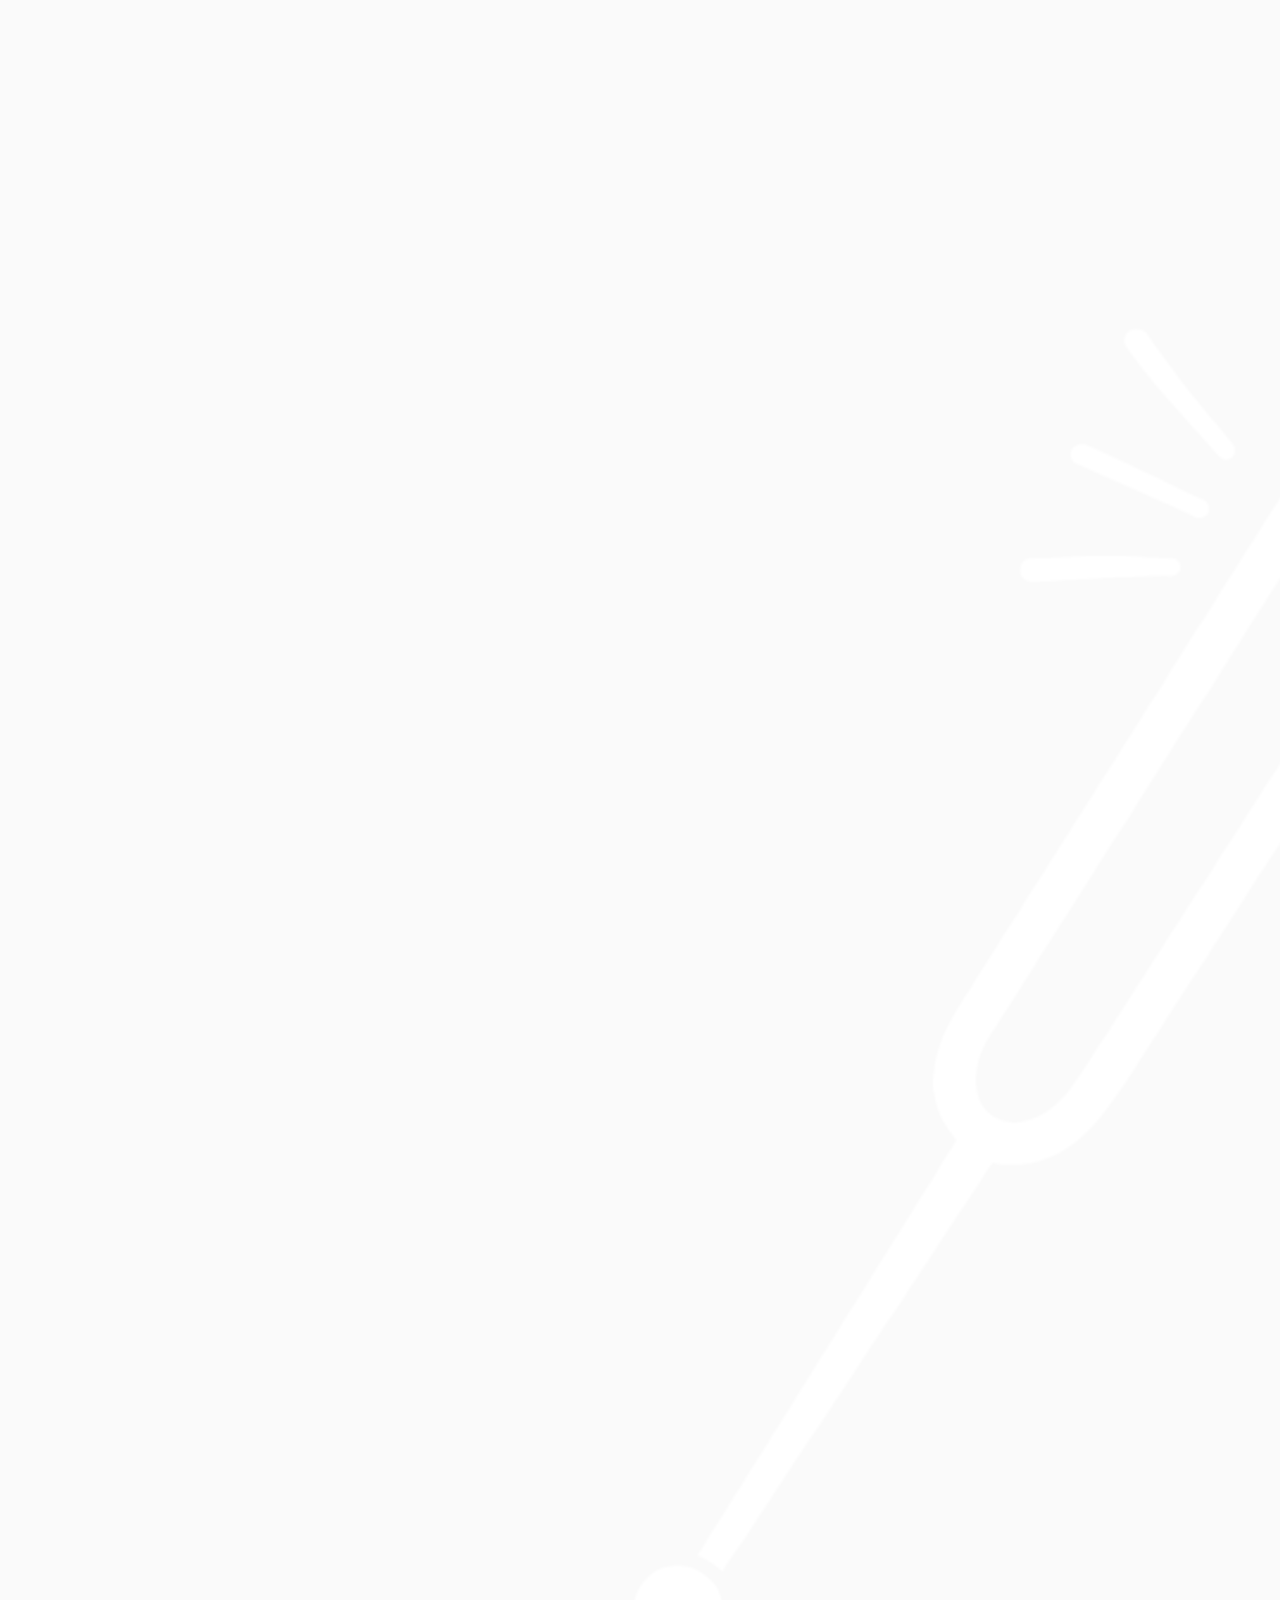
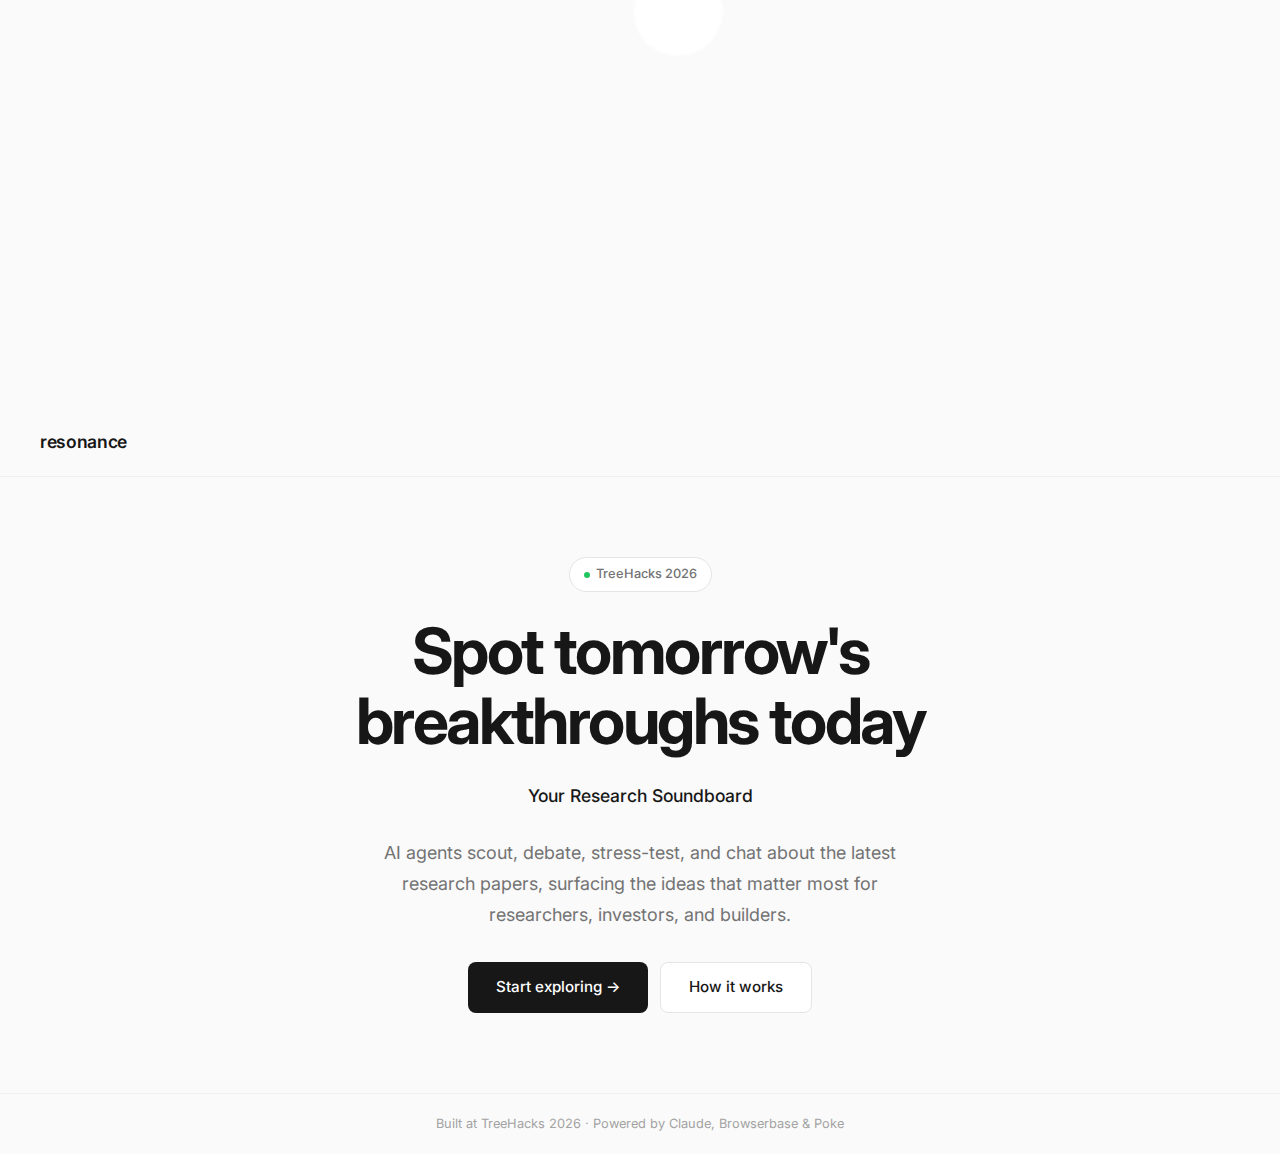
<file: frontend/index.html>
<!DOCTYPE html>
<html lang="en">
<head>
  <meta charset="UTF-8" />
  <meta name="viewport" content="width=device-width, initial-scale=1.0" />
  <title>Resonance — Your Research Soundboard</title>
  <link rel="icon" type="image/png" href="papermint_logo.png" />
  <link rel="stylesheet" href="styles.css" />
  <script src="theme.js"></script>
</head>
<body>
  <div class="landing">
    <!-- Nav -->
    <nav class="landing-nav">
      <div class="landing-logo"><img src="papermint_logo.png" alt="" class="logo-icon" /> resonance</div>
      <div class="landing-nav-links">
        <a href="login.html" class="btn btn-ghost">Log in</a>
        <a href="login.html#signup" class="btn btn-primary">Get started</a>
      </div>
    </nav>

    <!-- Hero -->
    <main class="landing-hero fade-in">
      <div class="landing-badge">
        <span class="dot"></span>
        TreeHacks 2026
      </div>

      <h1>Spot tomorrow's breakthroughs&nbsp;today</h1>
      <p class="landing-subtitle" style="font-size:1.1rem; color:var(--accent); font-weight:500; margin-bottom:4px;">Your Research Soundboard</p>

      <p>
        AI agents scout, debate, stress-test, and chat about the latest research papers, surfacing the ideas that matter most for researchers, investors, and builders.
      </p>

      <div class="landing-cta">
        <a href="login.html#signup" class="btn btn-primary">Start exploring →</a>
        <a href="how-it-works.html" class="btn btn-outline">How it works</a>
      </div>
    </main>

    <!-- Footer -->
    <footer class="landing-footer">
      Built at TreeHacks 2026 · Powered by Claude, Browserbase &amp; Poke
    </footer>
  </div>
</body>
</html>
</file>
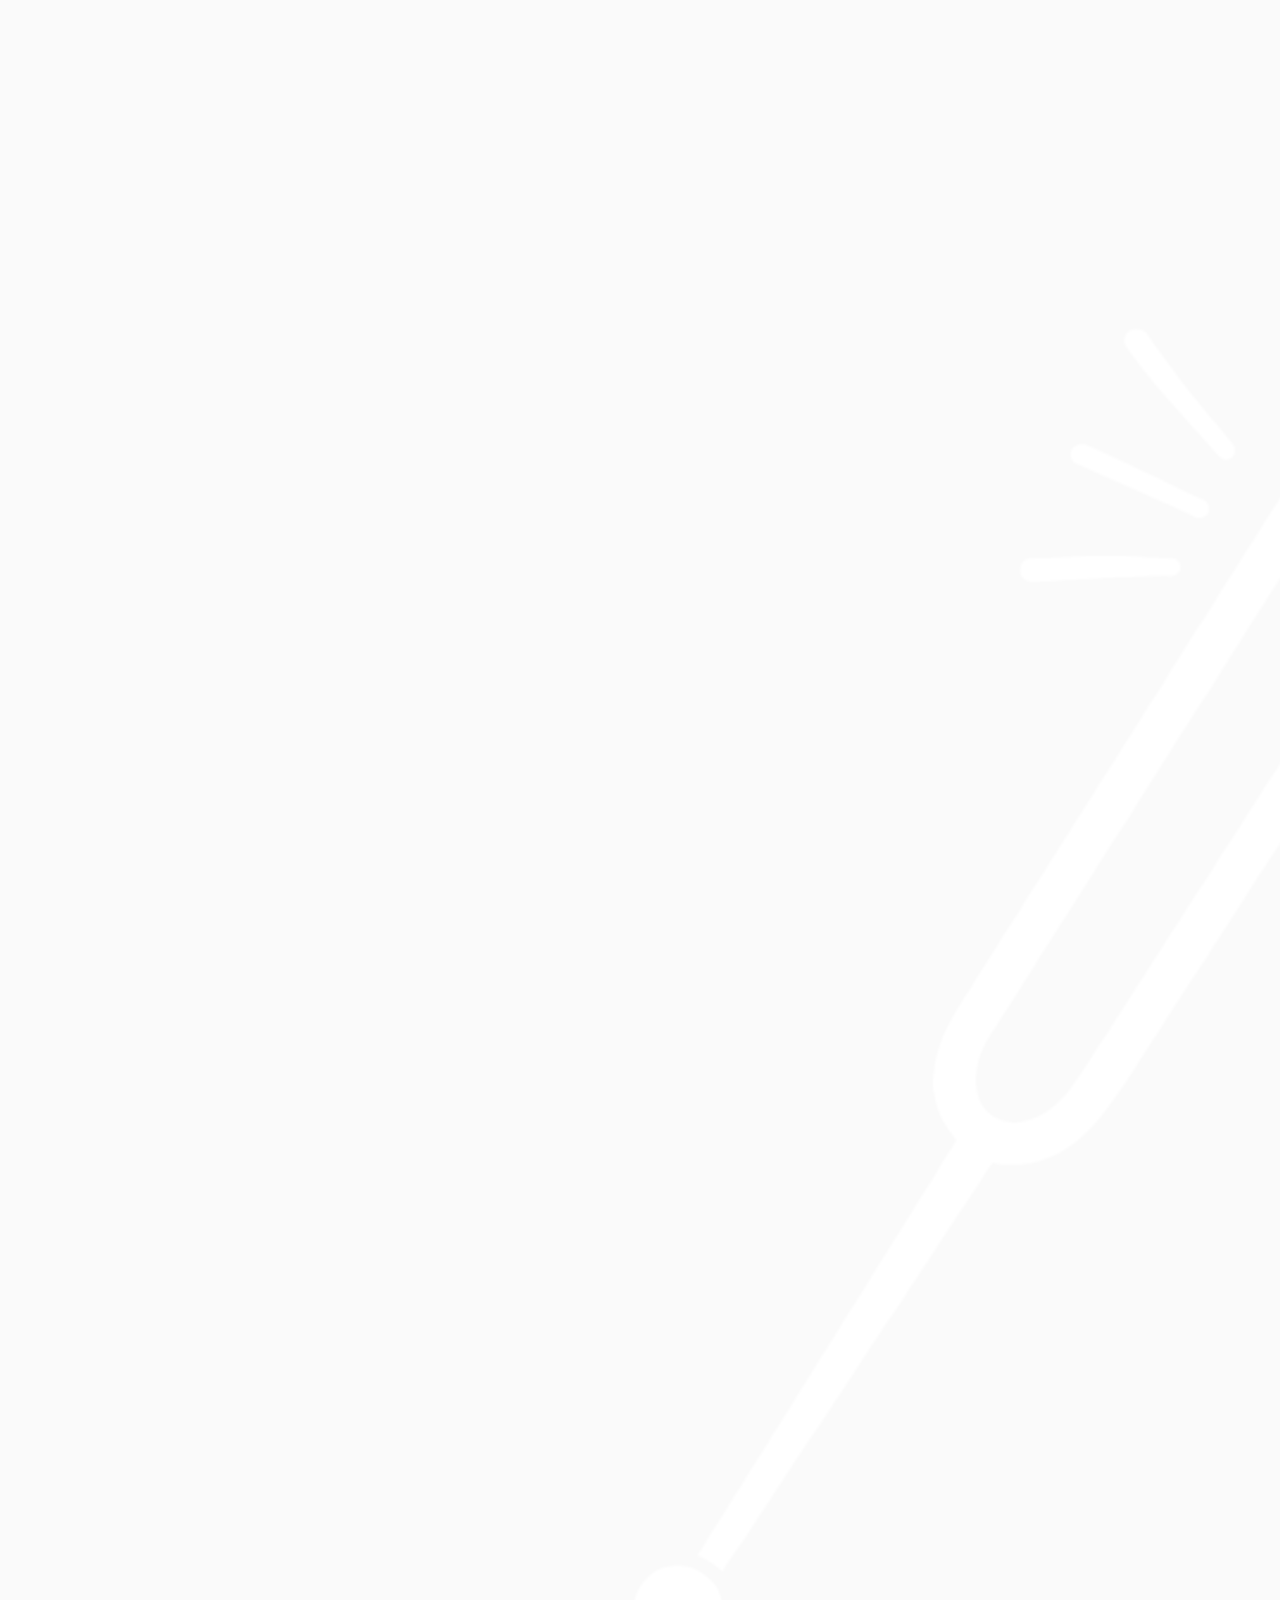
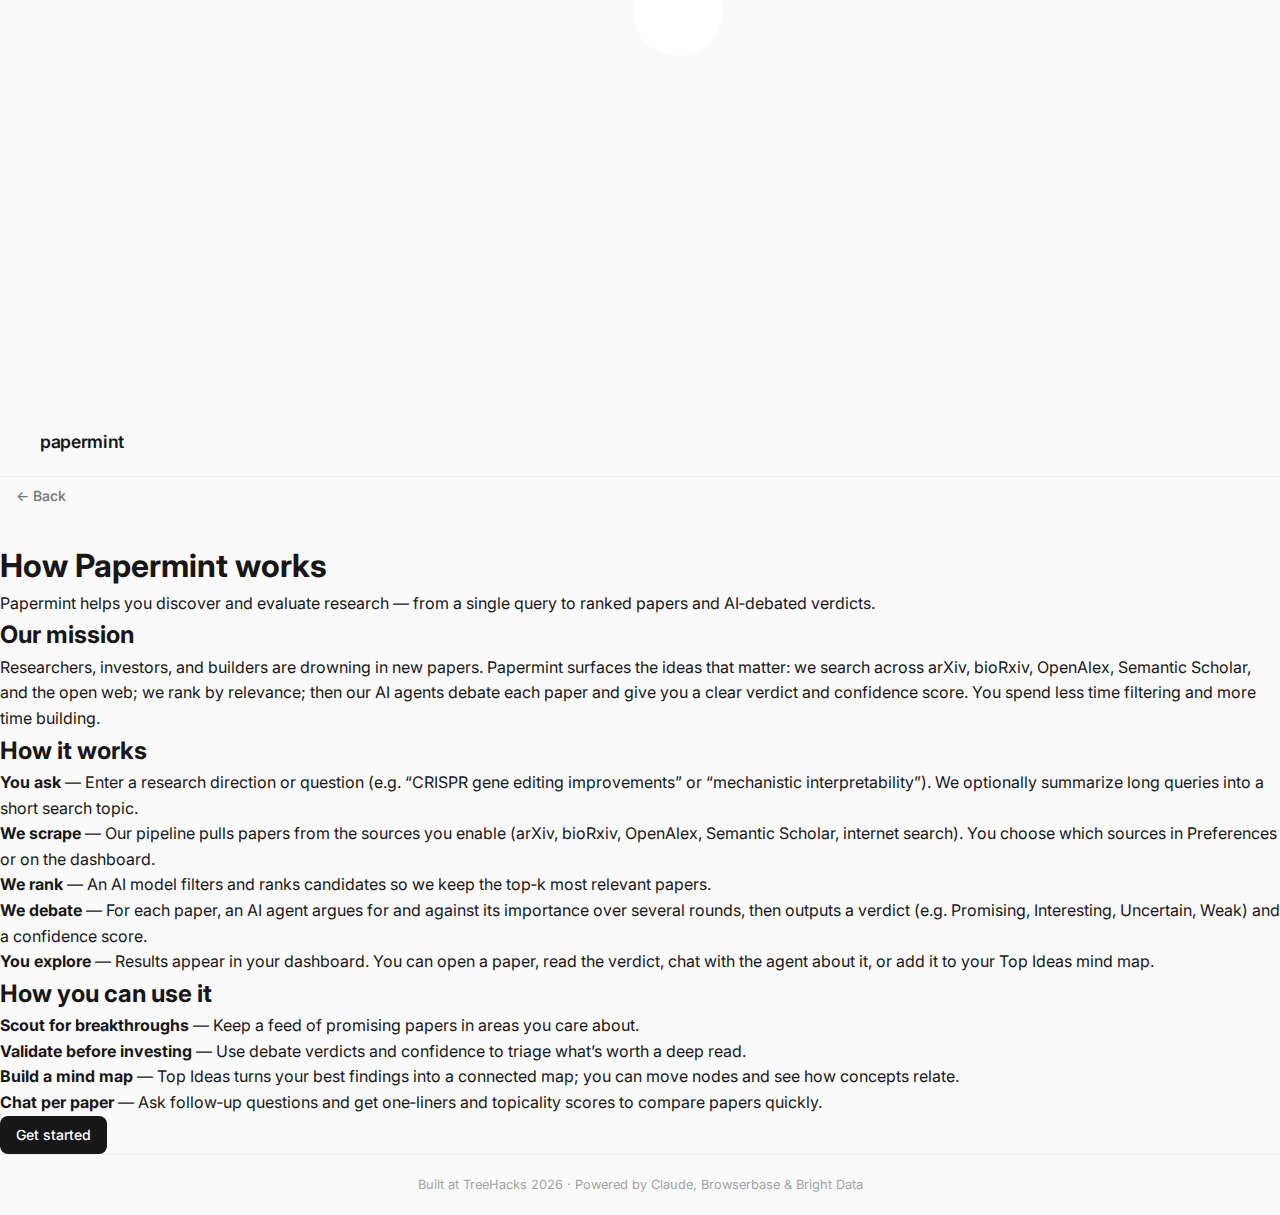
<file: frontend/how-it-works.html>
<!DOCTYPE html>
<html lang="en">
<head>
  <meta charset="UTF-8" />
  <meta name="viewport" content="width=device-width, initial-scale=1.0" />
  <title>How it works — Papermint</title>
  <link rel="icon" type="image/png" href="papermint_logo.png" />
  <link rel="stylesheet" href="styles.css" />
  <script src="theme.js"></script>
</head>
<body>
  <div class="landing">
    <nav class="landing-nav">
      <a href="index.html" class="landing-logo" style="text-decoration:none"><img src="papermint_logo.png" alt="" class="logo-icon" /> papermint</a>
      <div class="landing-nav-links">
        <a href="login.html" class="btn btn-ghost">Log in</a>
        <a href="login.html#signup" class="btn btn-primary">Get started</a>
      </div>
    </nav>

    <main class="how-content">
      <a href="index.html" class="btn btn-ghost" style="margin-bottom:24px">← Back</a>
      <h1>How Papermint works</h1>
      <p class="how-lead">
        Papermint helps you discover and evaluate research — from a single query to ranked papers and AI‑debated verdicts.
      </p>

      <section class="how-section">
        <h2>Our mission</h2>
        <p>
          Researchers, investors, and builders are drowning in new papers. Papermint surfaces the ideas that matter:
          we search across arXiv, bioRxiv, OpenAlex, Semantic Scholar, and the open web; we rank by relevance;
          then our AI agents debate each paper and give you a clear verdict and confidence score. You spend less time
          filtering and more time building.
        </p>
      </section>

      <section class="how-section">
        <h2>How it works</h2>
        <ol class="how-steps">
          <li><strong>You ask</strong> — Enter a research direction or question (e.g. “CRISPR gene editing improvements” or “mechanistic interpretability”). We optionally summarize long queries into a short search topic.</li>
          <li><strong>We scrape</strong> — Our pipeline pulls papers from the sources you enable (arXiv, bioRxiv, OpenAlex, Semantic Scholar, internet search). You choose which sources in Preferences or on the dashboard.</li>
          <li><strong>We rank</strong> — An AI model filters and ranks candidates so we keep the top‑k most relevant papers.</li>
          <li><strong>We debate</strong> — For each paper, an AI agent argues for and against its importance over several rounds, then outputs a verdict (e.g. Promising, Interesting, Uncertain, Weak) and a confidence score.</li>
          <li><strong>You explore</strong> — Results appear in your dashboard. You can open a paper, read the verdict, chat with the agent about it, or add it to your Top Ideas mind map.</li>
        </ol>
      </section>

      <section class="how-section">
        <h2>How you can use it</h2>
        <ul class="how-list">
          <li><strong>Scout for breakthroughs</strong> — Keep a feed of promising papers in areas you care about.</li>
          <li><strong>Validate before investing</strong> — Use debate verdicts and confidence to triage what’s worth a deep read.</li>
          <li><strong>Build a mind map</strong> — Top Ideas turns your best findings into a connected map; you can move nodes and see how concepts relate.</li>
          <li><strong>Chat per paper</strong> — Ask follow‑up questions and get one‑liners and topicality scores to compare papers quickly.</li>
        </ul>
      </section>

      <p class="how-cta">
        <a href="login.html#signup" class="btn btn-primary">Get started</a>
      </p>
    </main>

    <footer class="landing-footer">
      Built at TreeHacks 2026 · Powered by Claude, Browserbase &amp; Bright&nbsp;Data
    </footer>
  </div>
</body>
</html>
</file>
<file: frontend/styles.css>
/* ============================================================
   styles.css — Shared styles for the dashboard
   Clean, minimal design inspired by Linear / Vercel aesthetic
   ============================================================ */

@import url('https://fonts.googleapis.com/css2?family=Inter:wght@300;400;500;600;700&display=swap');

/* ---- Reset & Base ---- */

*, *::before, *::after {
  margin: 0;
  padding: 0;
  box-sizing: border-box;
}

:root {
  --bg: #fafafa;
  --bg-card: #ffffff;
  --bg-hover: #f5f5f5;
  --bg-active: #efefef;
  --bg-input: #f7f7f8;
  --border: #e5e5e5;
  --border-light: #f0f0f0;
  --text: #171717;
  --text-secondary: #737373;
  --text-tertiary: #a3a3a3;
  --accent: #171717;
  --accent-hover: #404040;
  --accent-light: #f5f5f5;
  --green: #22c55e;
  --yellow: #eab308;
  --orange: #f97316;
  --red: #ef4444;
  --radius-sm: 8px;
  --radius-md: 12px;
  --radius-lg: 16px;
  --radius-xl: 24px;
  --radius-full: 9999px;
  --shadow-sm: 0 1px 2px rgba(0,0,0,0.04);
  --shadow-md: 0 2px 8px rgba(0,0,0,0.06);
  --shadow-lg: 0 8px 24px rgba(0,0,0,0.08);
  --shadow-xl: 0 16px 48px rgba(0,0,0,0.1);
  --transition: 150ms ease;
}

html {
  font-size: 16px;
  -webkit-font-smoothing: antialiased;
  -moz-osx-font-smoothing: grayscale;
}

body {
  font-family: 'Inter', -apple-system, BlinkMacSystemFont, sans-serif;
  background: var(--bg);
  color: var(--text);
  line-height: 1.6;
  min-height: 100vh;
}

a {
  color: inherit;
  text-decoration: none;
}

button {
  font-family: inherit;
  cursor: pointer;
  border: none;
  background: none;
}

input {
  font-family: inherit;
  border: none;
  outline: none;
  background: none;
}

/* ---- Utility ---- */

.container {
  max-width: 1200px;
  margin: 0 auto;
  padding: 0 24px;
}

.fade-in {
  animation: fadeIn 0.4s ease forwards;
}

@keyframes fadeIn {
  from { opacity: 0; transform: translateY(8px); }
  to   { opacity: 1; transform: translateY(0); }
}

/* ============================================================
   LANDING PAGE
   ============================================================ */

.landing {
  display: flex;
  flex-direction: column;
  min-height: 100vh;
}

/* Nav */
.landing-nav {
  display: flex;
  align-items: center;
  justify-content: space-between;
  padding: 20px 40px;
  border-bottom: 1px solid var(--border-light);
}

.landing-logo {
  font-size: 1.1rem;
  font-weight: 600;
  letter-spacing: -0.02em;
}

.landing-nav-links {
  display: flex;
  gap: 8px;
}

.btn {
  display: inline-flex;
  align-items: center;
  justify-content: center;
  padding: 8px 16px;
  font-size: 0.875rem;
  font-weight: 500;
  border-radius: var(--radius-sm);
  transition: all var(--transition);
}

.btn-ghost {
  color: var(--text-secondary);
}
.btn-ghost:hover {
  color: var(--text);
  background: var(--bg-hover);
}

.btn-primary {
  background: var(--accent);
  color: white;
}
.btn-primary:hover {
  background: var(--accent-hover);
}

.btn-outline {
  border: 1px solid var(--border);
  color: var(--text);
  background: var(--bg-card);
}
.btn-outline:hover {
  background: var(--bg-hover);
  border-color: #d4d4d4;
}

/* Hero */
.landing-hero {
  flex: 1;
  display: flex;
  flex-direction: column;
  align-items: center;
  justify-content: center;
  text-align: center;
  padding: 80px 24px;
  gap: 24px;
}

.landing-badge {
  display: inline-flex;
  align-items: center;
  gap: 6px;
  padding: 6px 14px;
  background: var(--bg-card);
  border: 1px solid var(--border);
  border-radius: var(--radius-full);
  font-size: 0.8rem;
  font-weight: 500;
  color: var(--text-secondary);
}

.landing-badge .dot {
  width: 6px;
  height: 6px;
  border-radius: 50%;
  background: var(--green);
}

.landing-hero h1 {
  font-size: clamp(2.5rem, 6vw, 4rem);
  font-weight: 700;
  letter-spacing: -0.04em;
  line-height: 1.1;
  max-width: 700px;
}

.landing-hero p {
  font-size: 1.125rem;
  color: var(--text-secondary);
  max-width: 520px;
  line-height: 1.7;
}

.landing-cta {
  display: flex;
  gap: 12px;
  margin-top: 8px;
}

.landing-cta .btn {
  padding: 12px 28px;
  font-size: 0.95rem;
}

/* Footer */
.landing-footer {
  padding: 20px 40px;
  text-align: center;
  font-size: 0.8rem;
  color: var(--text-tertiary);
  border-top: 1px solid var(--border-light);
}

/* ============================================================
   LOGIN / SIGNUP PAGE
   ============================================================ */

.auth-page {
  display: flex;
  align-items: center;
  justify-content: center;
  min-height: 100vh;
  padding: 24px;
}

.auth-card {
  width: 100%;
  max-width: 400px;
  background: var(--bg-card);
  border: 1px solid var(--border);
  border-radius: var(--radius-lg);
  padding: 40px 36px;
  box-shadow: var(--shadow-lg);
}

.auth-card h1 {
  font-size: 1.5rem;
  font-weight: 600;
  letter-spacing: -0.02em;
  margin-bottom: 4px;
}

.auth-card .subtitle {
  font-size: 0.9rem;
  color: var(--text-secondary);
  margin-bottom: 32px;
}

.auth-form {
  display: flex;
  flex-direction: column;
  gap: 16px;
}

.form-group {
  display: flex;
  flex-direction: column;
  gap: 6px;
}

.form-group label {
  font-size: 0.825rem;
  font-weight: 500;
  color: var(--text-secondary);
}

.form-group input {
  width: 100%;
  padding: 10px 14px;
  background: var(--bg-input);
  border: 1px solid var(--border);
  border-radius: var(--radius-sm);
  font-size: 0.9rem;
  transition: border-color var(--transition);
}

.form-group input:focus {
  border-color: var(--accent);
}

.form-group input::placeholder {
  color: var(--text-tertiary);
}

.auth-form .btn-primary {
  width: 100%;
  padding: 11px;
  margin-top: 4px;
  font-size: 0.9rem;
}

.auth-toggle {
  text-align: center;
  margin-top: 20px;
  font-size: 0.85rem;
  color: var(--text-secondary);
}

.auth-toggle a {
  color: var(--text);
  font-weight: 500;
  text-decoration: underline;
  text-underline-offset: 2px;
}

.auth-back {
  display: inline-flex;
  align-items: center;
  gap: 6px;
  font-size: 0.85rem;
  color: var(--text-secondary);
  margin-bottom: 24px;
  transition: color var(--transition);
}
.auth-back:hover {
  color: var(--text);
}

/* Name fields row */
.form-row {
  display: grid;
  grid-template-columns: 1fr 1fr;
  gap: 12px;
}

/* ============================================================
   DASHBOARD
   ============================================================ */

.dashboard {
  display: grid;
  grid-template-columns: 280px 1fr;
  grid-template-rows: auto 1fr;
  min-height: 100vh;
}

/* Top bar */
.dashboard-topbar {
  grid-column: 1 / -1;
  display: flex;
  align-items: center;
  justify-content: space-between;
  padding: 16px 32px;
  border-bottom: 1px solid var(--border-light);
  background: var(--bg-card);
}

.topbar-left {
  display: flex;
  align-items: center;
  gap: 16px;
}

.topbar-logo {
  font-size: 1rem;
  font-weight: 600;
  letter-spacing: -0.02em;
}

.topbar-right {
  display: flex;
  align-items: center;
  gap: 12px;
}

.avatar {
  width: 32px;
  height: 32px;
  border-radius: 50%;
  background: var(--accent);
  color: white;
  display: flex;
  align-items: center;
  justify-content: center;
  font-size: 0.8rem;
  font-weight: 600;
}

/* Sidebar */
.dashboard-sidebar {
  border-right: 1px solid var(--border-light);
  background: var(--bg-card);
  padding: 24px 16px;
  display: flex;
  flex-direction: column;
  gap: 8px;
  overflow-y: auto;
}

#new-search-btn {
  font-weight: 500;
  color: var(--text);
  margin-bottom: 8px;
  border: 1px dashed var(--border);
}
#new-search-btn:hover {
  background: var(--bg-hover);
  border-color: #c4c4c4;
}

.sidebar-label {
  font-size: 0.7rem;
  font-weight: 600;
  letter-spacing: 0.05em;
  text-transform: uppercase;
  color: var(--text-tertiary);
  padding: 8px 12px 4px;
}

.sidebar-item {
  display: flex;
  align-items: center;
  gap: 10px;
  padding: 10px 12px;
  border-radius: var(--radius-sm);
  font-size: 0.875rem;
  color: var(--text-secondary);
  transition: all var(--transition);
  cursor: pointer;
}

.sidebar-item:hover {
  background: var(--bg-hover);
  color: var(--text);
}

.sidebar-item.active {
  background: var(--bg-active);
  color: var(--text);
  font-weight: 500;
}

.sidebar-item .icon {
  font-size: 1rem;
  width: 20px;
  text-align: center;
  flex-shrink: 0;
}

.sidebar-empty {
  padding: 12px;
  font-size: 0.8rem;
  color: var(--text-tertiary);
  text-align: center;
}

.sidebar-spacer {
  flex: 1;
}

/* Main content area */
.dashboard-main {
  padding: 40px;
  overflow-y: auto;
  display: flex;
  flex-direction: column;
}

/* Greeting */
.greeting {
  margin-bottom: 40px;
}

.greeting h1 {
  font-size: 1.75rem;
  font-weight: 600;
  letter-spacing: -0.03em;
}

.greeting p {
  color: var(--text-secondary);
  font-size: 0.95rem;
  margin-top: 4px;
}

/* Search prompt */
.search-area {
  display: flex;
  flex-direction: column;
  align-items: center;
  justify-content: center;
  flex: 1;
  min-height: 300px;
  gap: 16px;
}

.search-prompt {
  width: 100%;
  max-width: 560px;
  position: relative;
}

.search-prompt input {
  width: 100%;
  padding: 16px 52px 16px 20px;
  background: var(--bg-card);
  border: 1px solid var(--border);
  border-radius: var(--radius-full);
  font-size: 0.95rem;
  box-shadow: var(--shadow-sm);
  transition: all var(--transition);
}

.search-prompt input:focus {
  border-color: #c4c4c4;
  box-shadow: var(--shadow-md);
}

.search-prompt input::placeholder {
  color: var(--text-tertiary);
}

.search-prompt .search-btn {
  position: absolute;
  right: 6px;
  top: 50%;
  transform: translateY(-50%);
  width: 36px;
  height: 36px;
  border-radius: 50%;
  background: var(--accent);
  color: white;
  display: flex;
  align-items: center;
  justify-content: center;
  transition: background var(--transition);
}

.search-prompt .search-btn:hover {
  background: var(--accent-hover);
}

.search-hint {
  font-size: 0.8rem;
  color: var(--text-tertiary);
}

/* Topic results view */
.topic-view {
  display: none;
  flex-direction: column;
  flex: 1;
  gap: 20px;
}

.topic-view.active {
  display: flex;
}

.topic-header {
  display: flex;
  align-items: center;
  justify-content: space-between;
}

.topic-header h2 {
  font-size: 1.25rem;
  font-weight: 600;
  letter-spacing: -0.02em;
}

.topic-header .btn {
  gap: 6px;
}

.topic-meta {
  font-size: 0.85rem;
  color: var(--text-secondary);
}

/* Papers table */
.papers-table {
  width: 100%;
  border-collapse: collapse;
}

.papers-table thead th {
  text-align: left;
  font-size: 0.75rem;
  font-weight: 600;
  letter-spacing: 0.03em;
  text-transform: uppercase;
  color: var(--text-tertiary);
  padding: 10px 16px;
  border-bottom: 1px solid var(--border);
}

.papers-table tbody tr {
  cursor: pointer;
  transition: background var(--transition);
}

.papers-table tbody tr:hover {
  background: var(--bg-hover);
}

.papers-table tbody td {
  padding: 14px 16px;
  font-size: 0.9rem;
  border-bottom: 1px solid var(--border-light);
  vertical-align: top;
}

.paper-title-cell {
  font-weight: 500;
  color: var(--text);
  max-width: 360px;
}

.paper-authors-cell {
  color: var(--text-secondary);
  font-size: 0.85rem;
  max-width: 200px;
  white-space: nowrap;
  overflow: hidden;
  text-overflow: ellipsis;
}

.paper-date-cell {
  color: var(--text-secondary);
  font-size: 0.85rem;
  white-space: nowrap;
}

.verdict-badge {
  display: inline-flex;
  align-items: center;
  gap: 5px;
  padding: 4px 10px;
  border-radius: var(--radius-full);
  font-size: 0.75rem;
  font-weight: 600;
  letter-spacing: 0.01em;
}

.verdict-badge.promising {
  background: #dcfce7;
  color: #15803d;
}
.verdict-badge.interesting {
  background: #fef9c3;
  color: #a16207;
}
.verdict-badge.uncertain {
  background: #ffedd5;
  color: #c2410c;
}
.verdict-badge.weak {
  background: #fee2e2;
  color: #dc2626;
}

.confidence-bar {
  width: 48px;
  height: 4px;
  background: var(--border);
  border-radius: 2px;
  overflow: hidden;
  display: inline-block;
  vertical-align: middle;
  margin-left: 6px;
}

.confidence-bar-fill {
  height: 100%;
  border-radius: 2px;
  background: var(--accent);
}

/* ============================================================
   SIDE PANEL  (paper detail)
   ============================================================ */

.side-panel-overlay {
  position: fixed;
  inset: 0;
  background: rgba(0,0,0,0.15);
  z-index: 100;
  opacity: 0;
  pointer-events: none;
  transition: opacity 200ms ease;
}

.side-panel-overlay.open {
  opacity: 1;
  pointer-events: auto;
}

.side-panel {
  position: fixed;
  top: 0;
  right: 0;
  width: 480px;
  max-width: 90vw;
  height: 100vh;
  background: var(--bg-card);
  border-left: 1px solid var(--border);
  box-shadow: var(--shadow-xl);
  z-index: 101;
  transform: translateX(100%);
  transition: transform 250ms ease;
  display: flex;
  flex-direction: column;
  overflow-y: auto;
}

.side-panel.open {
  transform: translateX(0);
}

.panel-header {
  display: flex;
  align-items: center;
  justify-content: space-between;
  padding: 20px 24px;
  border-bottom: 1px solid var(--border-light);
  flex-shrink: 0;
}

.panel-header h3 {
  font-size: 0.85rem;
  font-weight: 600;
  color: var(--text-secondary);
  text-transform: uppercase;
  letter-spacing: 0.04em;
}

.panel-close {
  width: 32px;
  height: 32px;
  border-radius: var(--radius-sm);
  display: flex;
  align-items: center;
  justify-content: center;
  font-size: 1.1rem;
  color: var(--text-secondary);
  transition: all var(--transition);
}

.panel-close:hover {
  background: var(--bg-hover);
  color: var(--text);
}

.panel-body {
  padding: 24px;
  display: flex;
  flex-direction: column;
  gap: 24px;
  flex: 1;
}

.panel-title {
  font-size: 1.25rem;
  font-weight: 600;
  letter-spacing: -0.02em;
  line-height: 1.4;
}

.panel-meta {
  display: flex;
  flex-direction: column;
  gap: 10px;
}

.panel-meta-row {
  display: flex;
  gap: 8px;
  font-size: 0.85rem;
}

.panel-meta-row .label {
  color: var(--text-tertiary);
  min-width: 80px;
  flex-shrink: 0;
}

.panel-meta-row .value {
  color: var(--text);
}

.panel-section {
  display: flex;
  flex-direction: column;
  gap: 8px;
}

.panel-section h4 {
  font-size: 0.8rem;
  font-weight: 600;
  text-transform: uppercase;
  letter-spacing: 0.04em;
  color: var(--text-tertiary);
}

.panel-section p {
  font-size: 0.9rem;
  color: var(--text-secondary);
  line-height: 1.7;
}

.panel-section ul {
  list-style: none;
  display: flex;
  flex-direction: column;
  gap: 6px;
}

.panel-section ul li {
  font-size: 0.875rem;
  color: var(--text-secondary);
  padding-left: 14px;
  position: relative;
}

.panel-section ul li::before {
  content: '•';
  position: absolute;
  left: 0;
  color: var(--text-tertiary);
}

.panel-tags {
  display: flex;
  flex-wrap: wrap;
  gap: 6px;
}

.panel-tag {
  padding: 4px 10px;
  background: var(--accent-light);
  border-radius: var(--radius-full);
  font-size: 0.75rem;
  font-weight: 500;
  color: var(--text-secondary);
}

.panel-link {
  display: inline-flex;
  align-items: center;
  gap: 6px;
  font-size: 0.875rem;
  font-weight: 500;
  color: var(--accent);
  text-decoration: underline;
  text-underline-offset: 2px;
}

/* ============================================================
   LOADING INDICATOR
   ============================================================ */

.loading-indicator {
  display: flex;
  align-items: center;
  gap: 12px;
  padding: 14px 20px;
  background: var(--bg-card);
  border: 1px solid var(--border);
  border-radius: var(--radius-md);
  font-size: 0.875rem;
  color: var(--text-secondary);
  margin-bottom: 16px;
  animation: fadeIn 0.3s ease forwards;
}

.loading-spinner {
  width: 18px;
  height: 18px;
  border: 2px solid var(--border);
  border-top-color: var(--accent);
  border-radius: 50%;
  animation: spin 0.7s linear infinite;
  flex-shrink: 0;
}

@keyframes spin {
  to { transform: rotate(360deg); }
}


/* ============================================================
   SETTINGS PAGE
   ============================================================ */

.settings-grid {
  display: grid;
  grid-template-columns: 1fr 1fr;
  gap: 20px;
}

.settings-card {
  background: var(--bg-card);
  border: 1px solid var(--border);
  border-radius: var(--radius-md);
  padding: 24px;
  display: flex;
  flex-direction: column;
  gap: 16px;
}

.settings-card h3 {
  font-size: 1rem;
  font-weight: 600;
  letter-spacing: -0.01em;
}

.settings-desc {
  font-size: 0.8rem;
  color: var(--text-tertiary);
  margin-top: -8px;
}

.settings-sub {
  display: block;
  font-size: 0.78rem;
  color: var(--text-tertiary);
  font-weight: 400;
  margin-top: 2px;
}

.key-input-row {
  display: flex;
  align-items: center;
  gap: 10px;
}

.key-input-row input {
  flex: 1;
}

.key-status {
  font-size: 0.75rem;
  font-weight: 600;
  white-space: nowrap;
}
.key-status.set { color: var(--green); }
.key-status.unset { color: var(--text-tertiary); }

.range-row {
  display: flex;
  align-items: center;
  gap: 12px;
}

.range-row input[type="range"] {
  flex: 1;
  accent-color: var(--accent);
}

.range-val {
  font-size: 0.9rem;
  font-weight: 600;
  min-width: 28px;
  text-align: center;
}

/* Toggle switch */
.toggle-row {
  display: flex;
  align-items: center;
  justify-content: space-between;
  padding: 8px 0;
  border-bottom: 1px solid var(--border-light);
}

.toggle-row:last-child {
  border-bottom: none;
}

.toggle {
  position: relative;
  display: inline-block;
  width: 44px;
  height: 24px;
  flex-shrink: 0;
}

.toggle input {
  opacity: 0;
  width: 0;
  height: 0;
}

.toggle-slider {
  position: absolute;
  cursor: pointer;
  inset: 0;
  background: var(--border);
  border-radius: 12px;
  transition: background 200ms;
}

.toggle-slider::before {
  content: '';
  position: absolute;
  width: 18px;
  height: 18px;
  left: 3px;
  bottom: 3px;
  background: white;
  border-radius: 50%;
  transition: transform 200ms;
}

.toggle input:checked + .toggle-slider {
  background: var(--accent);
}

.toggle input:checked + .toggle-slider::before {
  transform: translateX(20px);
}

.toggle.disabled .toggle-slider {
  opacity: 0.5;
  cursor: not-allowed;
}


/* ============================================================
   PAPER CHAT PANEL
   ============================================================ */

.chat-panel {
  display: flex;
  flex-direction: column;
  gap: 12px;
  margin-top: 16px;
  border-top: 1px solid var(--border-light);
  padding-top: 16px;
}

.chat-messages {
  display: flex;
  flex-direction: column;
  gap: 10px;
  max-height: 320px;
  overflow-y: auto;
  padding-right: 4px;
}

.chat-msg {
  padding: 10px 14px;
  border-radius: var(--radius-sm);
  font-size: 0.85rem;
  line-height: 1.6;
  max-width: 90%;
}

.chat-msg.user {
  background: var(--accent);
  color: white;
  align-self: flex-end;
  border-bottom-right-radius: 4px;
}

.chat-msg.assistant {
  background: var(--bg-input);
  color: var(--text);
  align-self: flex-start;
  border-bottom-left-radius: 4px;
}

.chat-input-row {
  display: flex;
  gap: 8px;
}

.chat-input-row input {
  flex: 1;
  padding: 10px 14px;
  background: var(--bg-input);
  border: 1px solid var(--border);
  border-radius: var(--radius-full);
  font-size: 0.85rem;
}

.chat-input-row input:focus {
  border-color: var(--accent);
}

.chat-input-row button {
  padding: 8px 16px;
  background: var(--accent);
  color: white;
  border-radius: var(--radius-full);
  font-size: 0.85rem;
  font-weight: 500;
}

.chat-input-row button:hover {
  background: var(--accent-hover);
}

.chat-input-row button:disabled {
  opacity: 0.5;
  cursor: not-allowed;
}


/* ============================================================
   DELETE BUTTON (paper row)
   ============================================================ */

.delete-btn {
  padding: 4px 8px;
  font-size: 0.75rem;
  color: var(--text-tertiary);
  border-radius: var(--radius-sm);
  transition: all var(--transition);
}

.delete-btn:hover {
  background: #fee2e2;
  color: var(--red);
}


/* ============================================================
   IDEAS PAGE — floating blobs
   ============================================================ */

.ideas-container {
  position: relative;
  flex: 1;
  min-height: 500px;
  overflow: hidden;
}

.idea-blob {
  position: absolute;
  display: flex;
  flex-direction: column;
  align-items: center;
  justify-content: center;
  text-align: center;
  border-radius: 50%;
  cursor: pointer;
  transition: transform 300ms ease, box-shadow 300ms ease;
  padding: 20px;
  overflow: hidden;
}

.idea-blob:hover {
  transform: scale(1.08);
  box-shadow: var(--shadow-lg);
  z-index: 10;
}

.idea-blob .blob-title {
  font-size: 0.7rem;
  font-weight: 600;
  color: white;
  line-height: 1.3;
  word-break: break-word;
  max-width: 100%;
}

.idea-blob .blob-verdict {
  font-size: 0.6rem;
  font-weight: 500;
  color: rgba(255,255,255,0.8);
  margin-top: 4px;
}

.idea-blob.promising { background: linear-gradient(135deg, #22c55e, #16a34a); }
.idea-blob.interesting { background: linear-gradient(135deg, #eab308, #ca8a04); }
.idea-blob.uncertain { background: linear-gradient(135deg, #f97316, #ea580c); }
.idea-blob.weak { background: linear-gradient(135deg, #ef4444, #dc2626); }

.idea-tooltip {
  position: fixed;
  z-index: 200;
  background: var(--bg-card);
  border: 1px solid var(--border);
  border-radius: var(--radius-md);
  padding: 16px;
  max-width: 320px;
  box-shadow: var(--shadow-xl);
  pointer-events: none;
  display: none;
}

.idea-tooltip.visible {
  display: block;
}

.idea-tooltip h4 {
  font-size: 0.9rem;
  font-weight: 600;
  margin-bottom: 6px;
}

.idea-tooltip p {
  font-size: 0.8rem;
  color: var(--text-secondary);
  line-height: 1.5;
}


/* ============================================================
   Responsive
   ============================================================ */

@media (max-width: 768px) {
  .dashboard {
    grid-template-columns: 1fr;
  }
  .dashboard-sidebar {
    display: none;
  }
  .dashboard-main {
    padding: 24px;
  }
  .landing-nav {
    padding: 16px 20px;
  }
  .landing-hero {
    padding: 48px 20px;
  }
}
</file>
